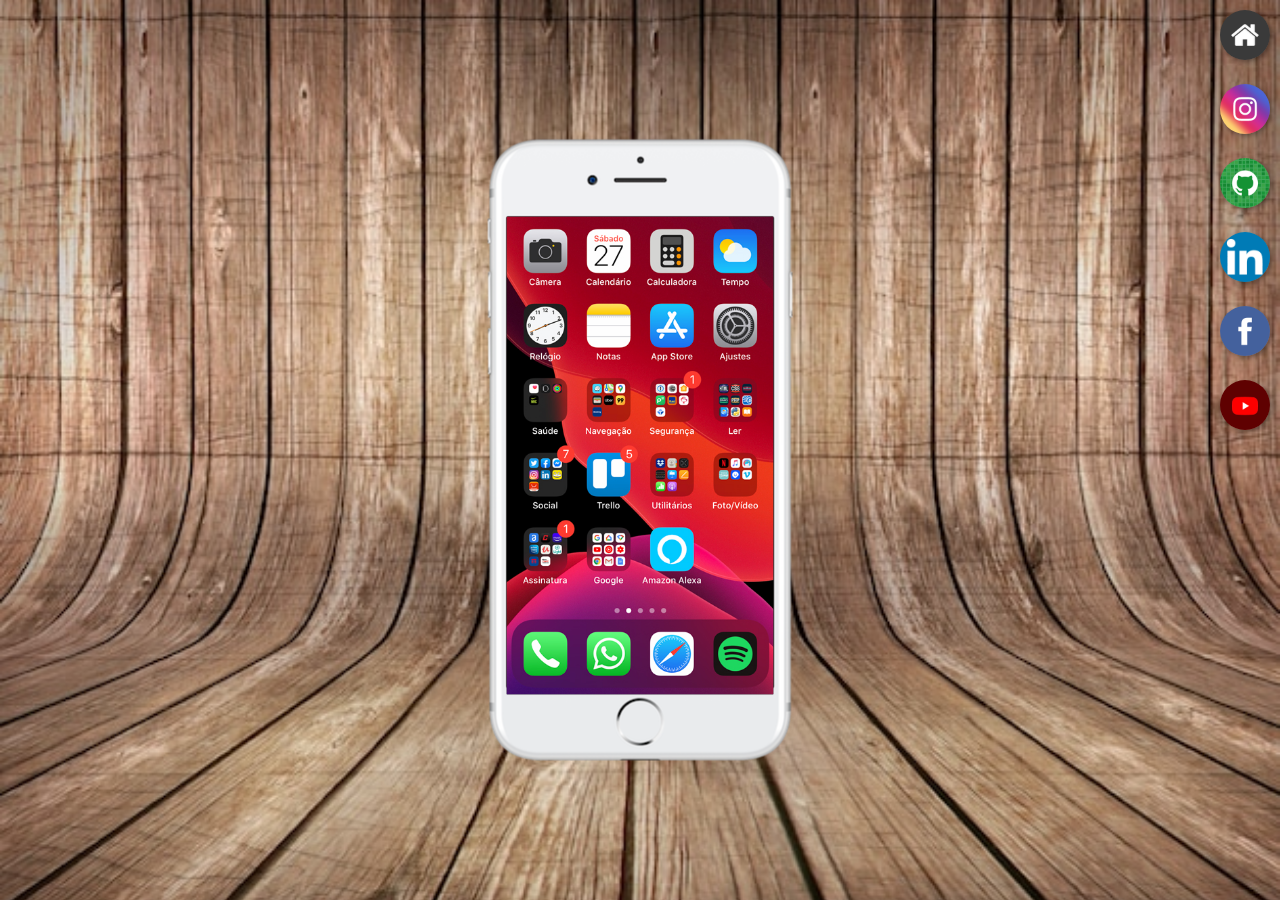
<file: index.html>
<!DOCTYPE html>
<html lang="pt-br">
<head>
    <meta charset="UTF-8">
    <meta http-equiv="X-UA-Compatible" content="IE=edge">
    <meta name="viewport" content="width=device-width, initial-scale=1.0">
    <link rel="shortcut icon" href="favicon.ico" type="image/x-icon">
    <link rel="stylesheet" href="styles/style.css">
    <title>Projeto Redes Sociais</title>
</head>
<body>
    <main>
        <section id="telefone">
            <iframe src="home.html" name="tela" id="tela" frameborder="0">
                Seu navegador não é compatível com isso.
            </iframe>
        </section>
        <section id="redes-sociais">
            <a href="home.html" target="tela"><img src="imagens/logo-home.jpg" alt="Home"></a><br>
            <a href="instagram.html" target="tela"><img src="imagens/logo-instagram.jpg" alt="Instagram"></a><br>
            <a href="github.html" target="tela"><img src="imagens/logo-github.jpg" alt="Github"></a><br>
            <a href="linkedin.html" target="tela"><img src="imagens/logo-linkedin.jpg" alt="Linkedin"></a><br>
            <a href="facebook.html" target="tela"><img src="imagens/logo-facebook.jpg" alt="Facebook"></a><br>
            <a href="youtube.html" target="tela"><img src="imagens/logo-youtube.jpg" alt="Youtube"></a>
        </section>
    </main>

</body>
</html>
</file>
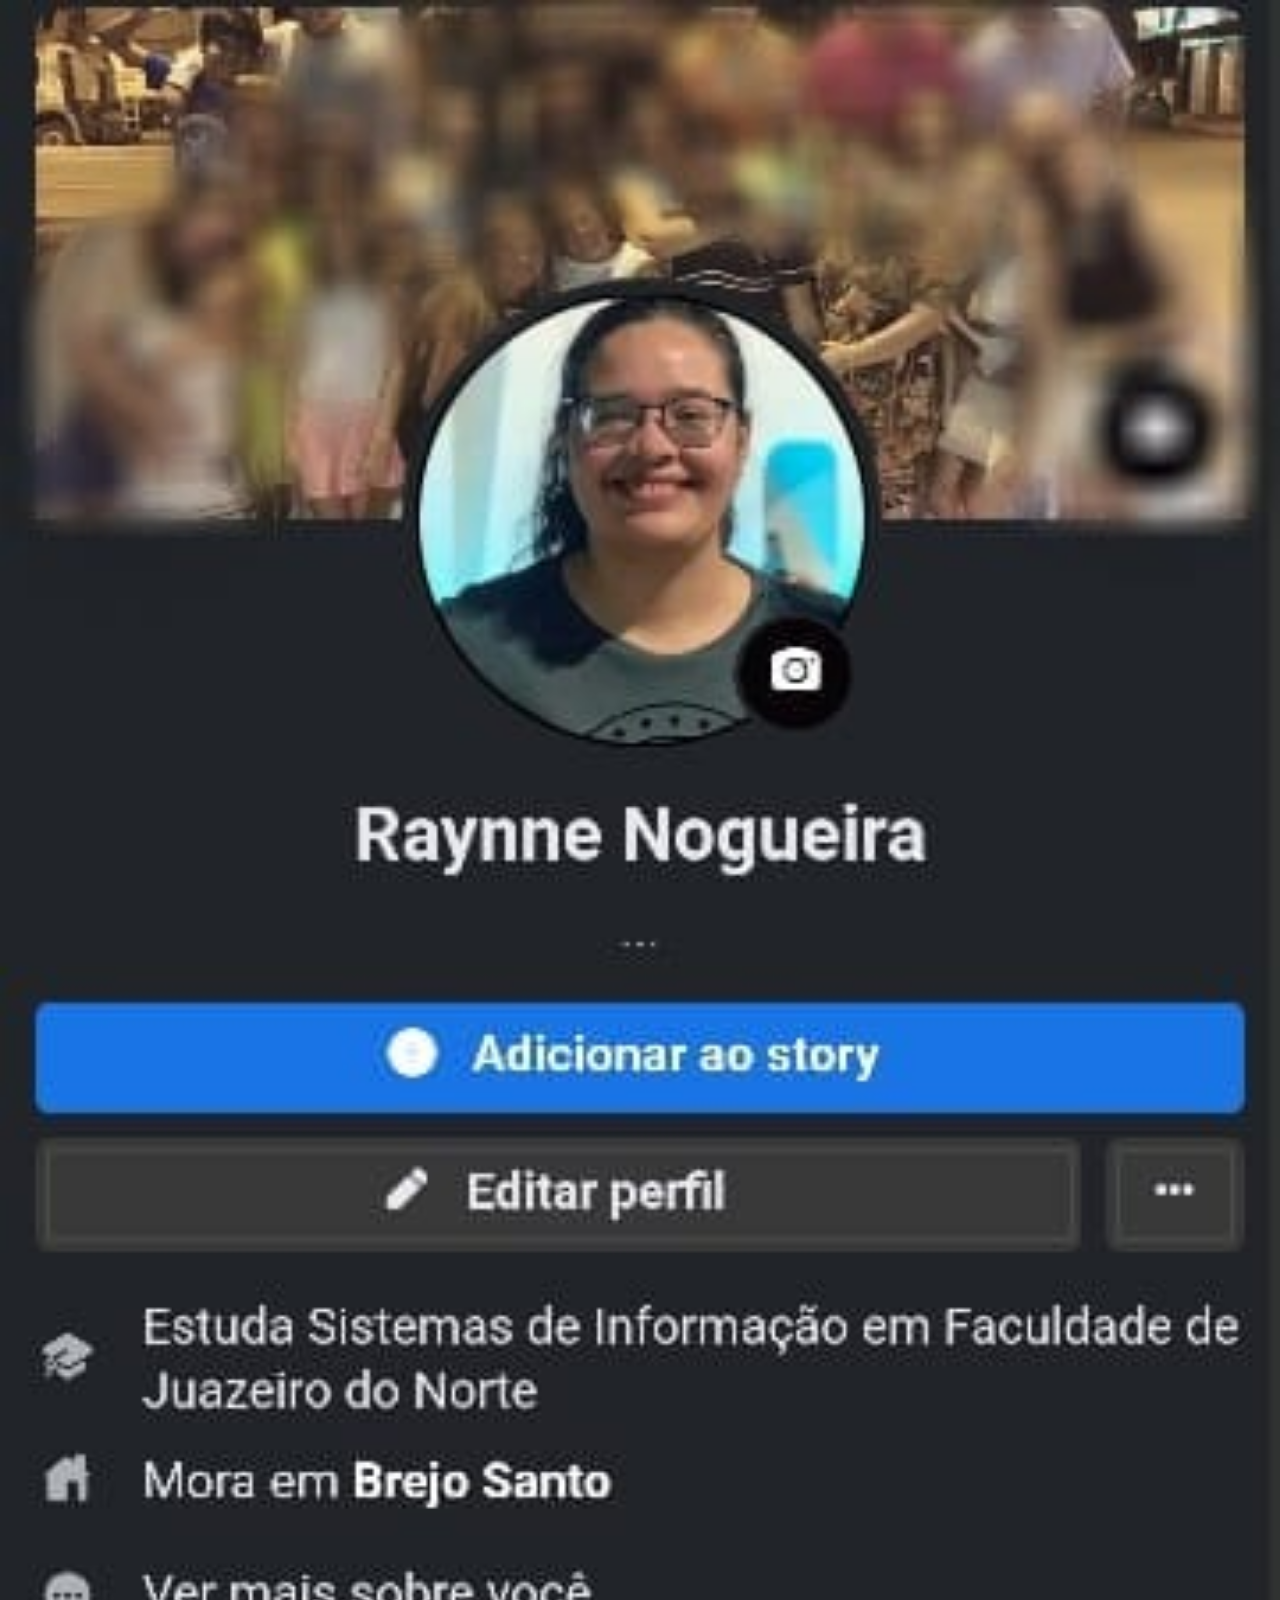
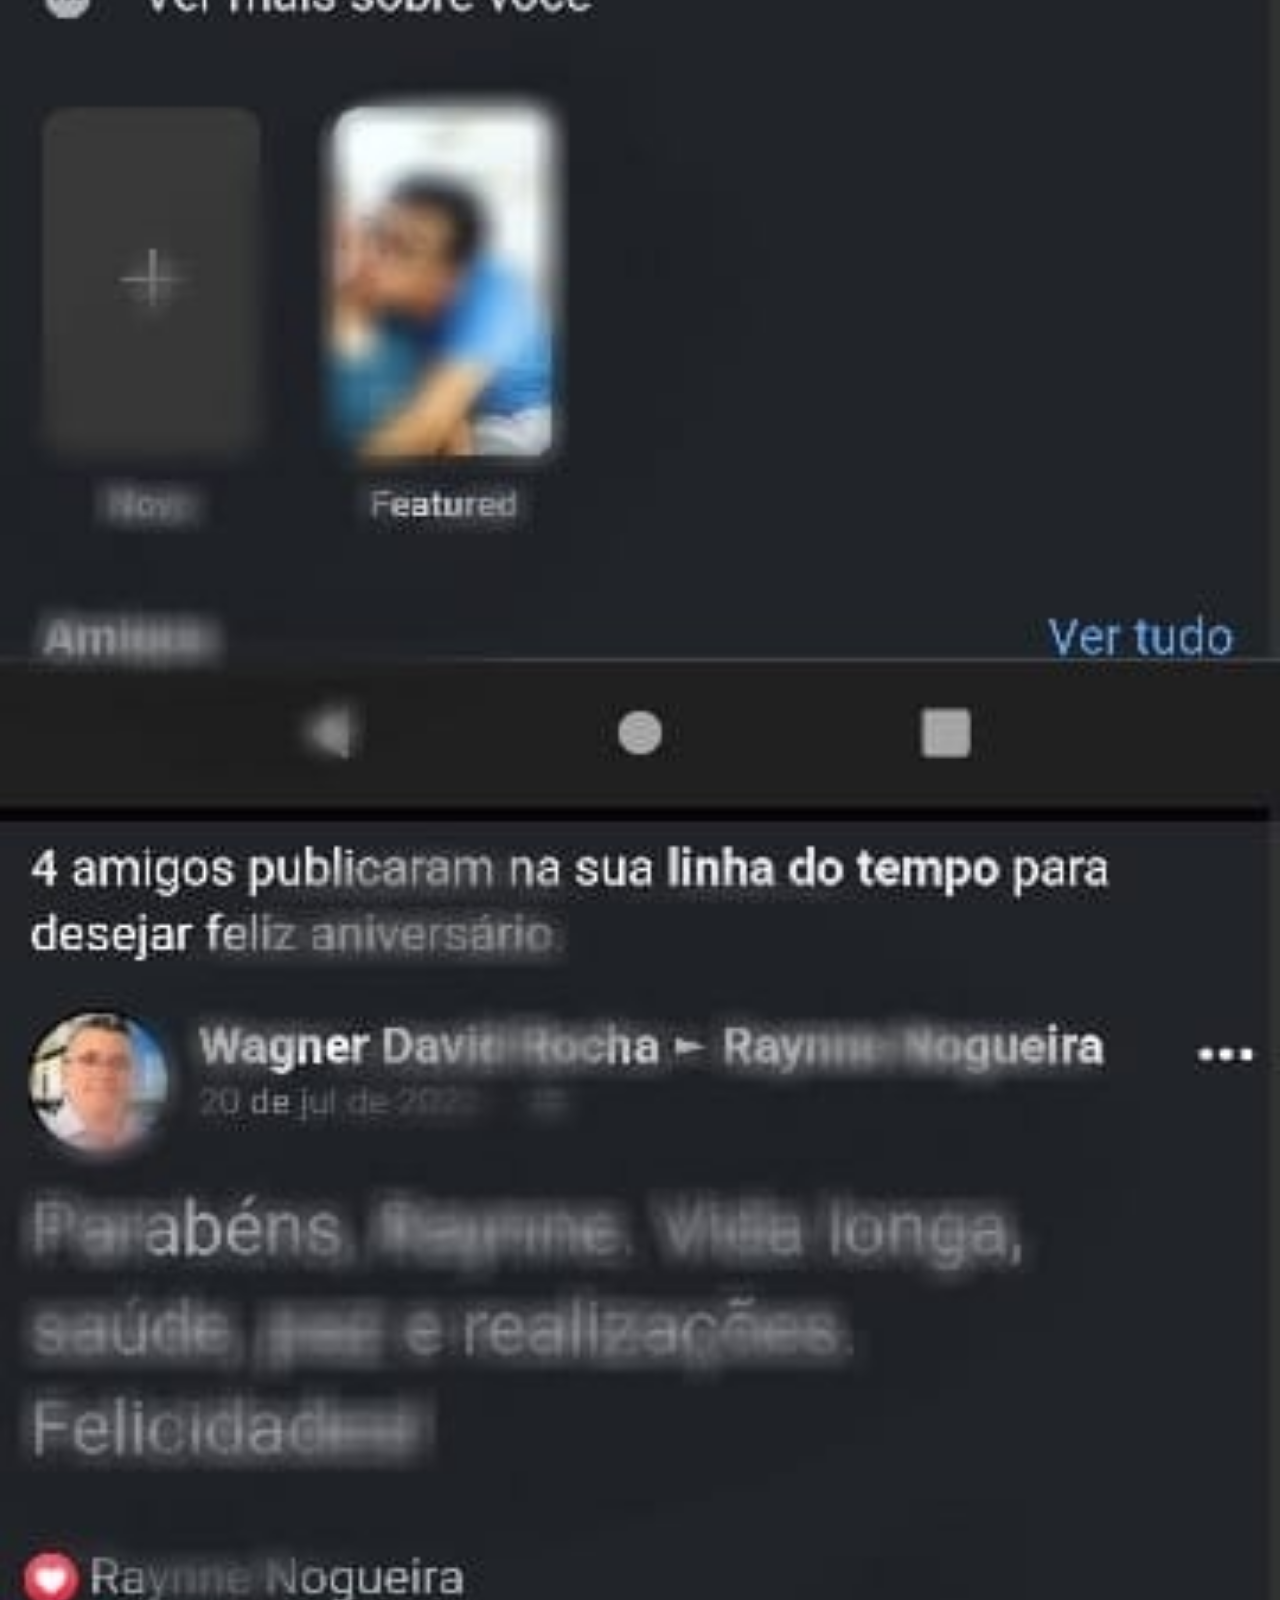
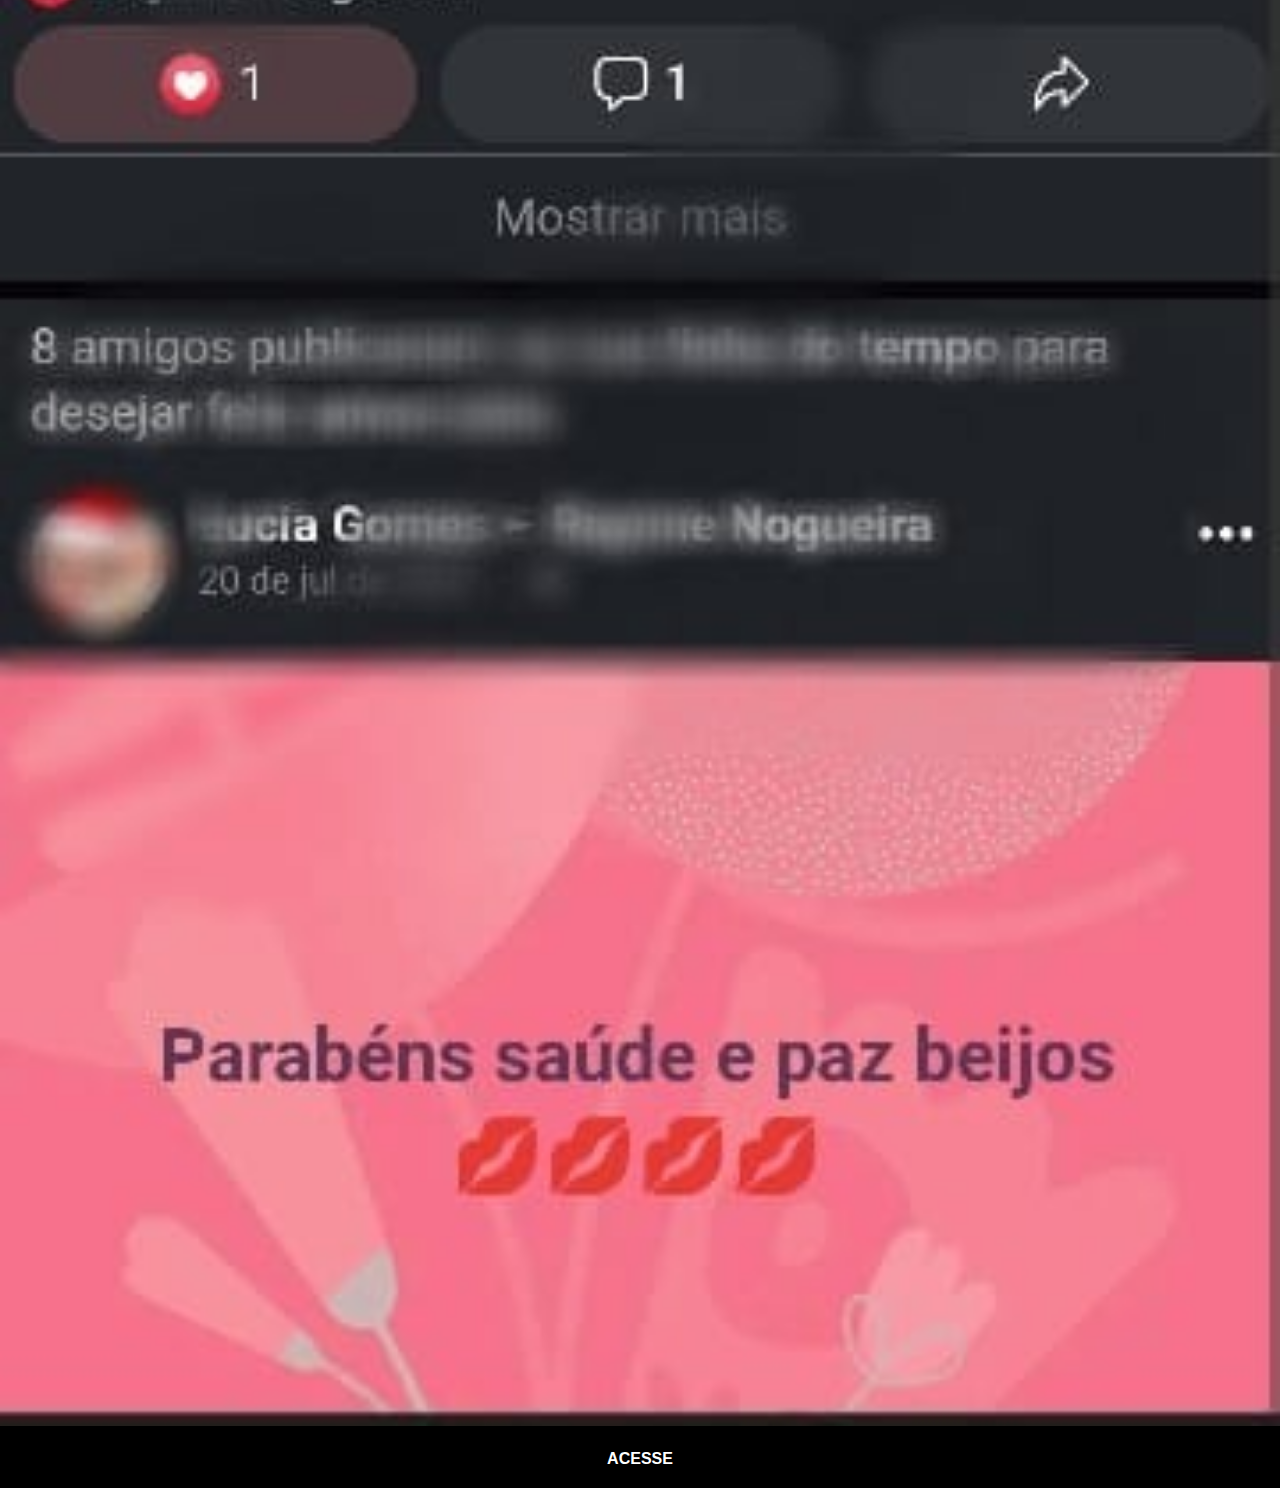
<file: facebook.html>
<!DOCTYPE html>
<html lang="pt-br">
<head>
    <meta charset="UTF-8">
    <meta http-equiv="X-UA-Compatible" content="IE=edge">
    <meta name="viewport" content="width=device-width, initial-scale=1.0">
    <title>Facebook</title>
    <link rel="stylesheet" href="styles/social.css">
</head>
<body>
    <img src="imagens/ray-facebook.jpeg" alt="Linkedin">
    <a href="https://m.facebook.com/raynne.nogueiira" target="_blank">ACESSE</a>
</body>
</html>
</file>
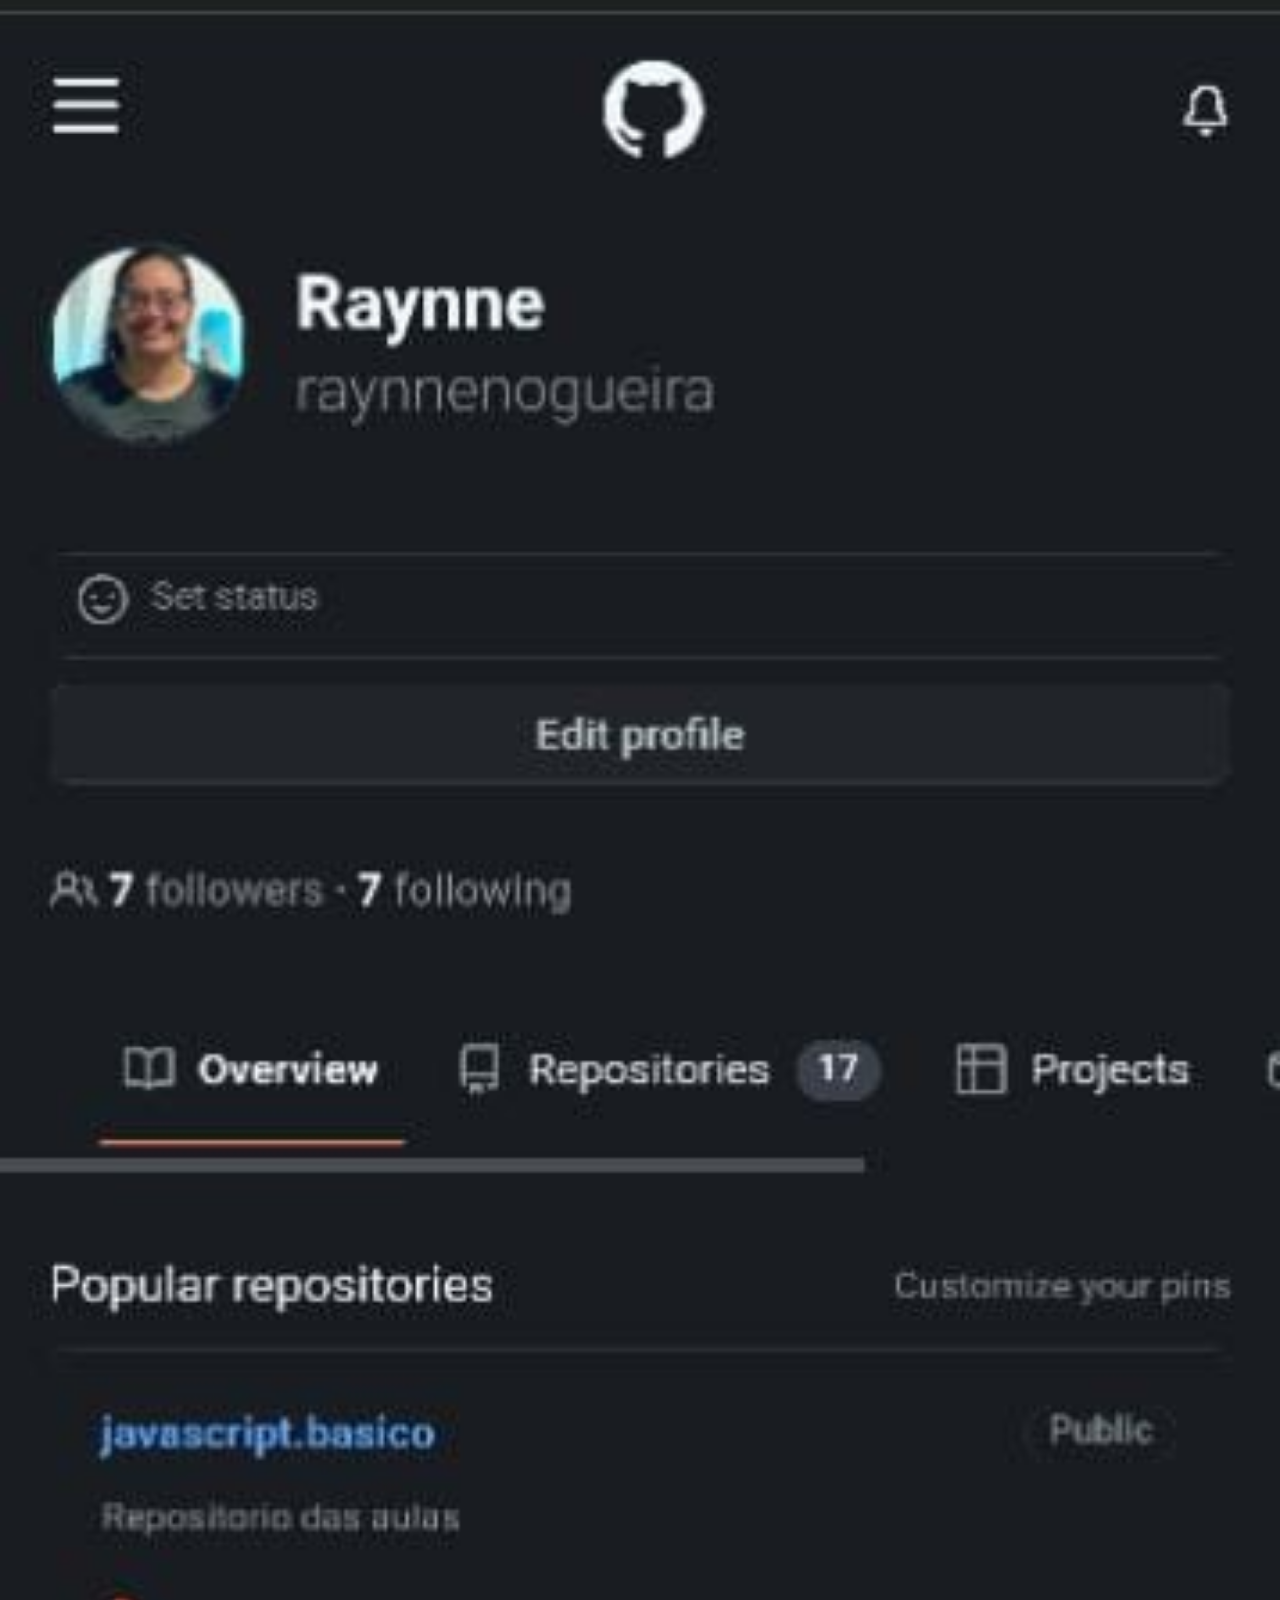
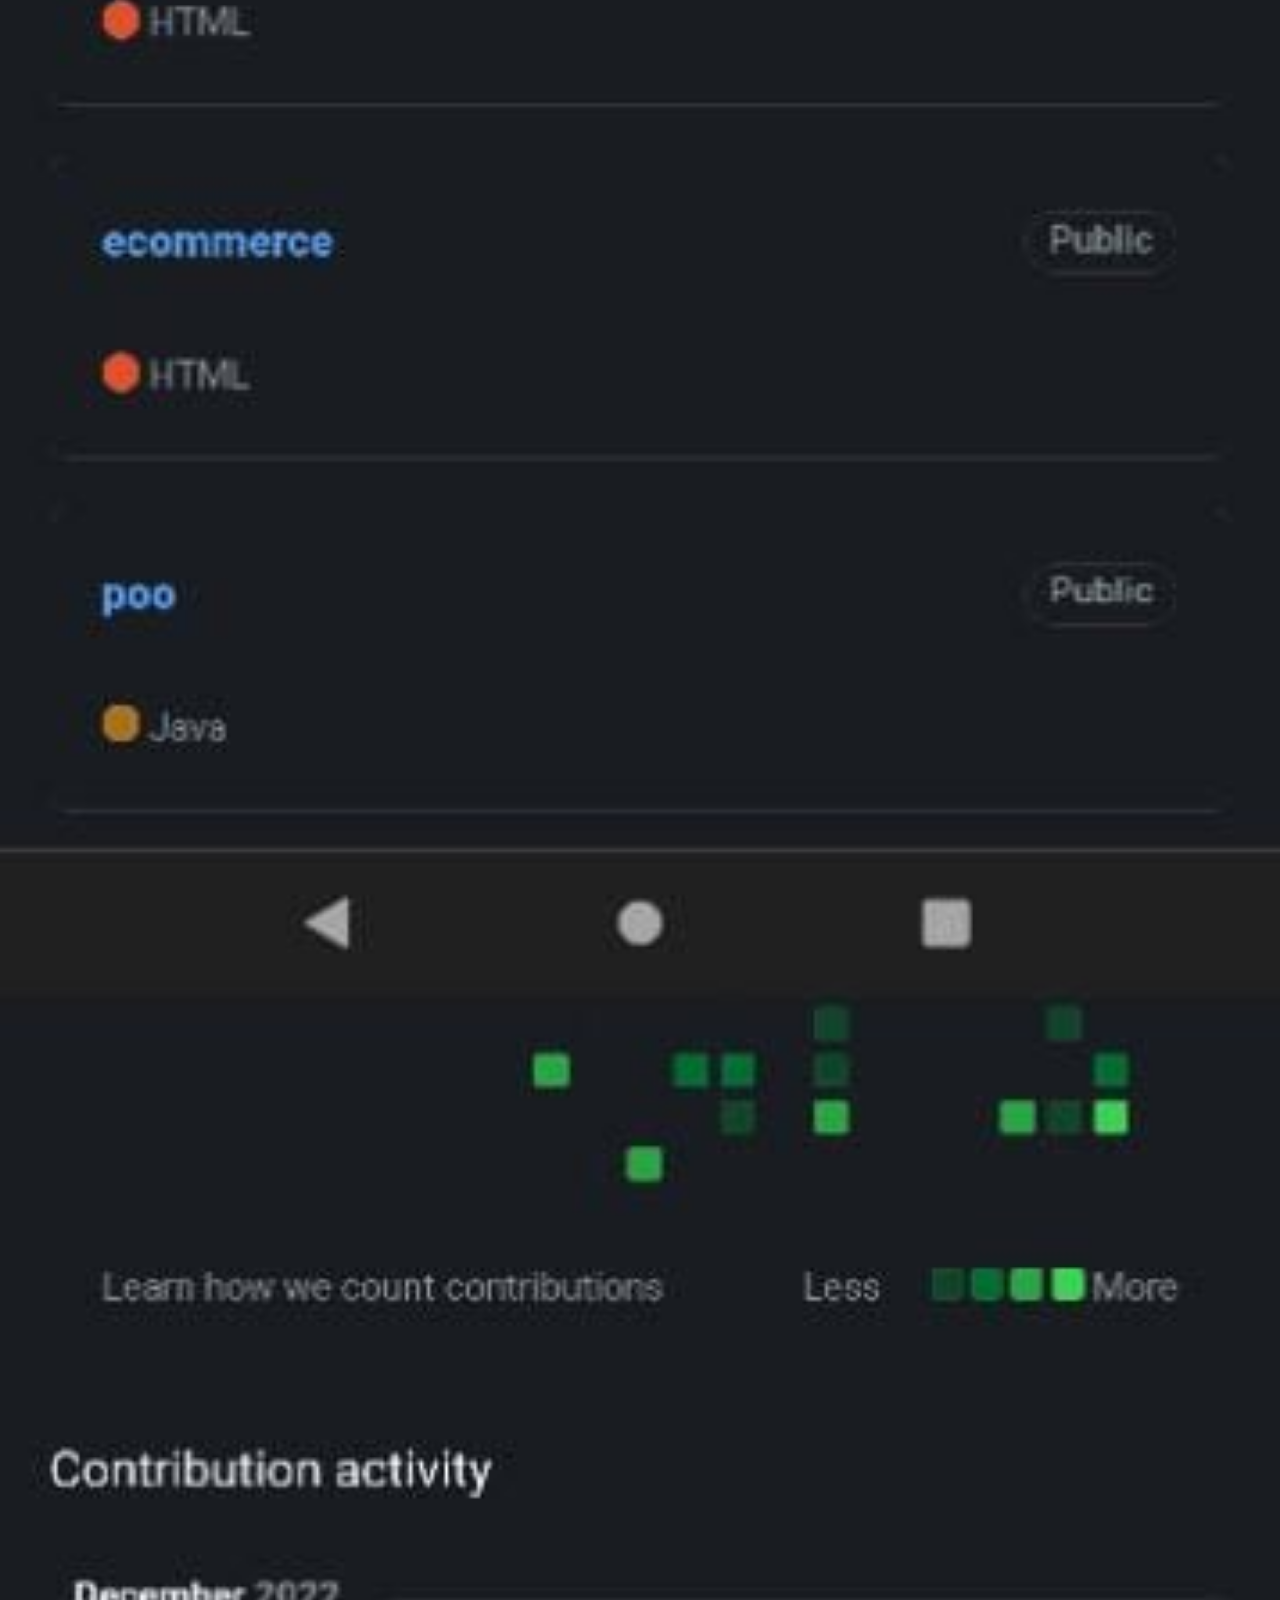
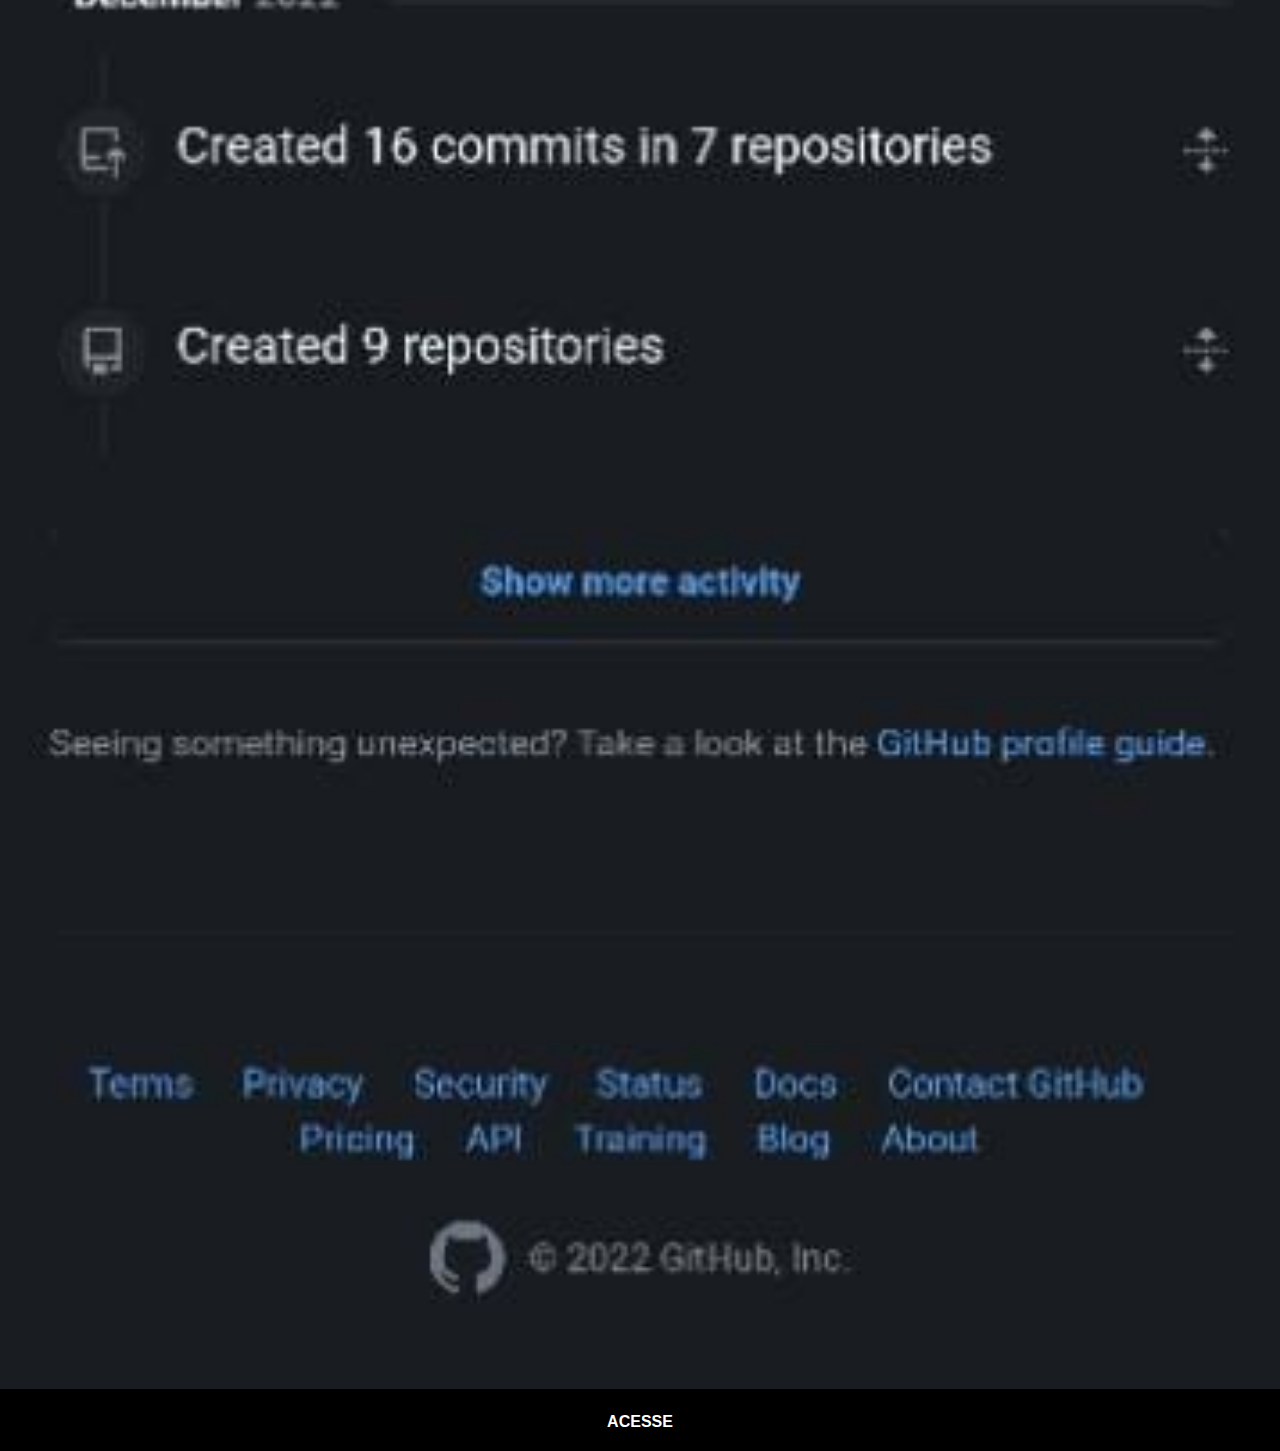
<file: github.html>
<!DOCTYPE html>
<html lang="pt-br">
<head>
    <meta charset="UTF-8">
    <meta http-equiv="X-UA-Compatible" content="IE=edge">
    <meta name="viewport" content="width=device-width, initial-scale=1.0">
    <title>Github</title>
    <link rel="stylesheet" href="styles/social.css">
</head>
<body>
    <img src="imagens/ray-github.jpeg" alt="Github">
    <a href="https://github.com/raynnenogueira" target="_blank">ACESSE</a>
</body>
</html>
</file>
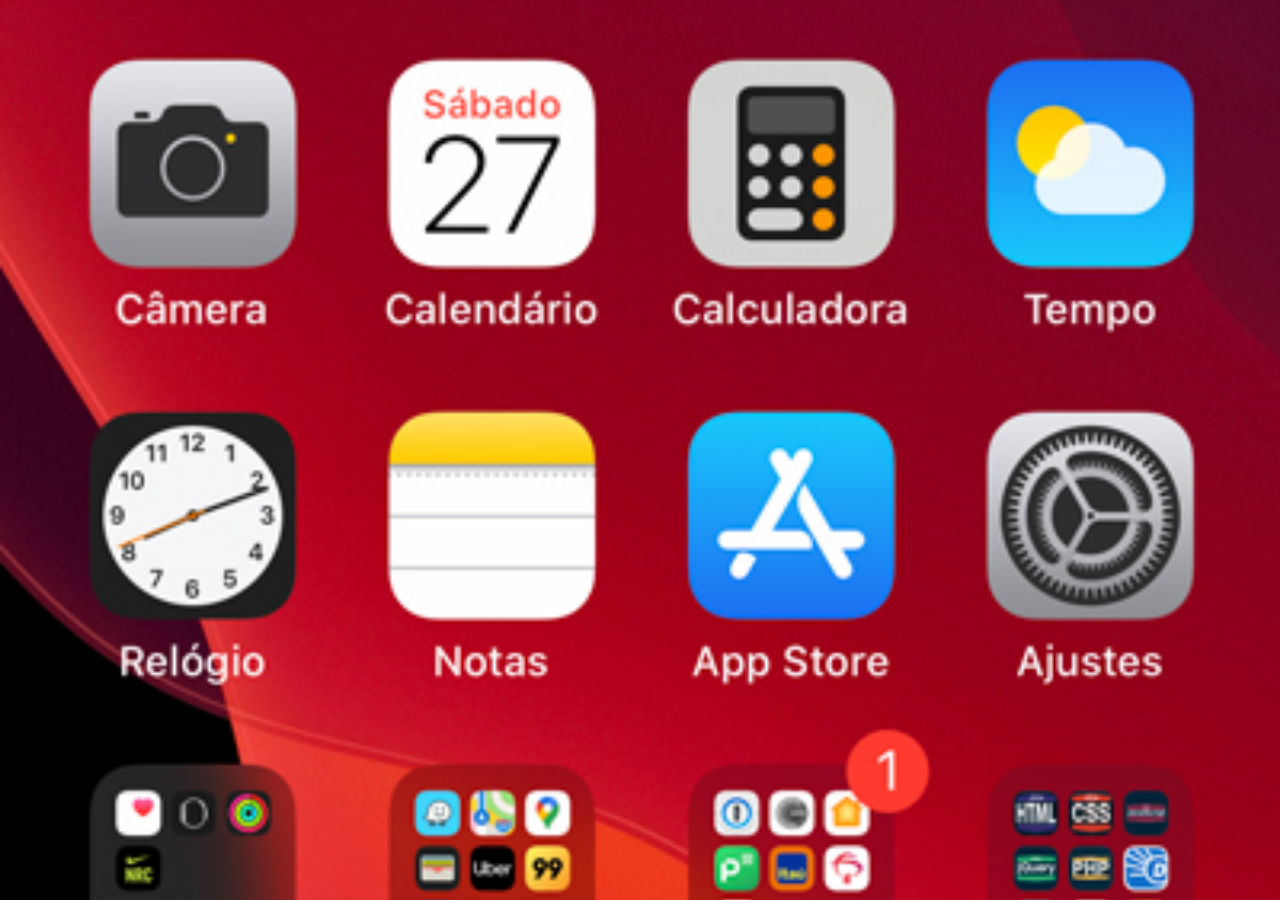
<file: home.html>
<!DOCTYPE html>
<html lang="pt-br">
<head>
    <meta charset="UTF-8">
    <meta name="viewport" content="width=device-width, initial-scale=1.0">
    <title>Home</title>
</head>
<style>
    * {
        margin: 0px;
        padding: 0px;
    }

    body {
        width: 100vw;
        height: 100vh;
        background: black url('imagens/tela-home.jpg') no-repeat top center;
        background-size: cover;
    }
</style>
<body>
    
</body>
</html>
</file>
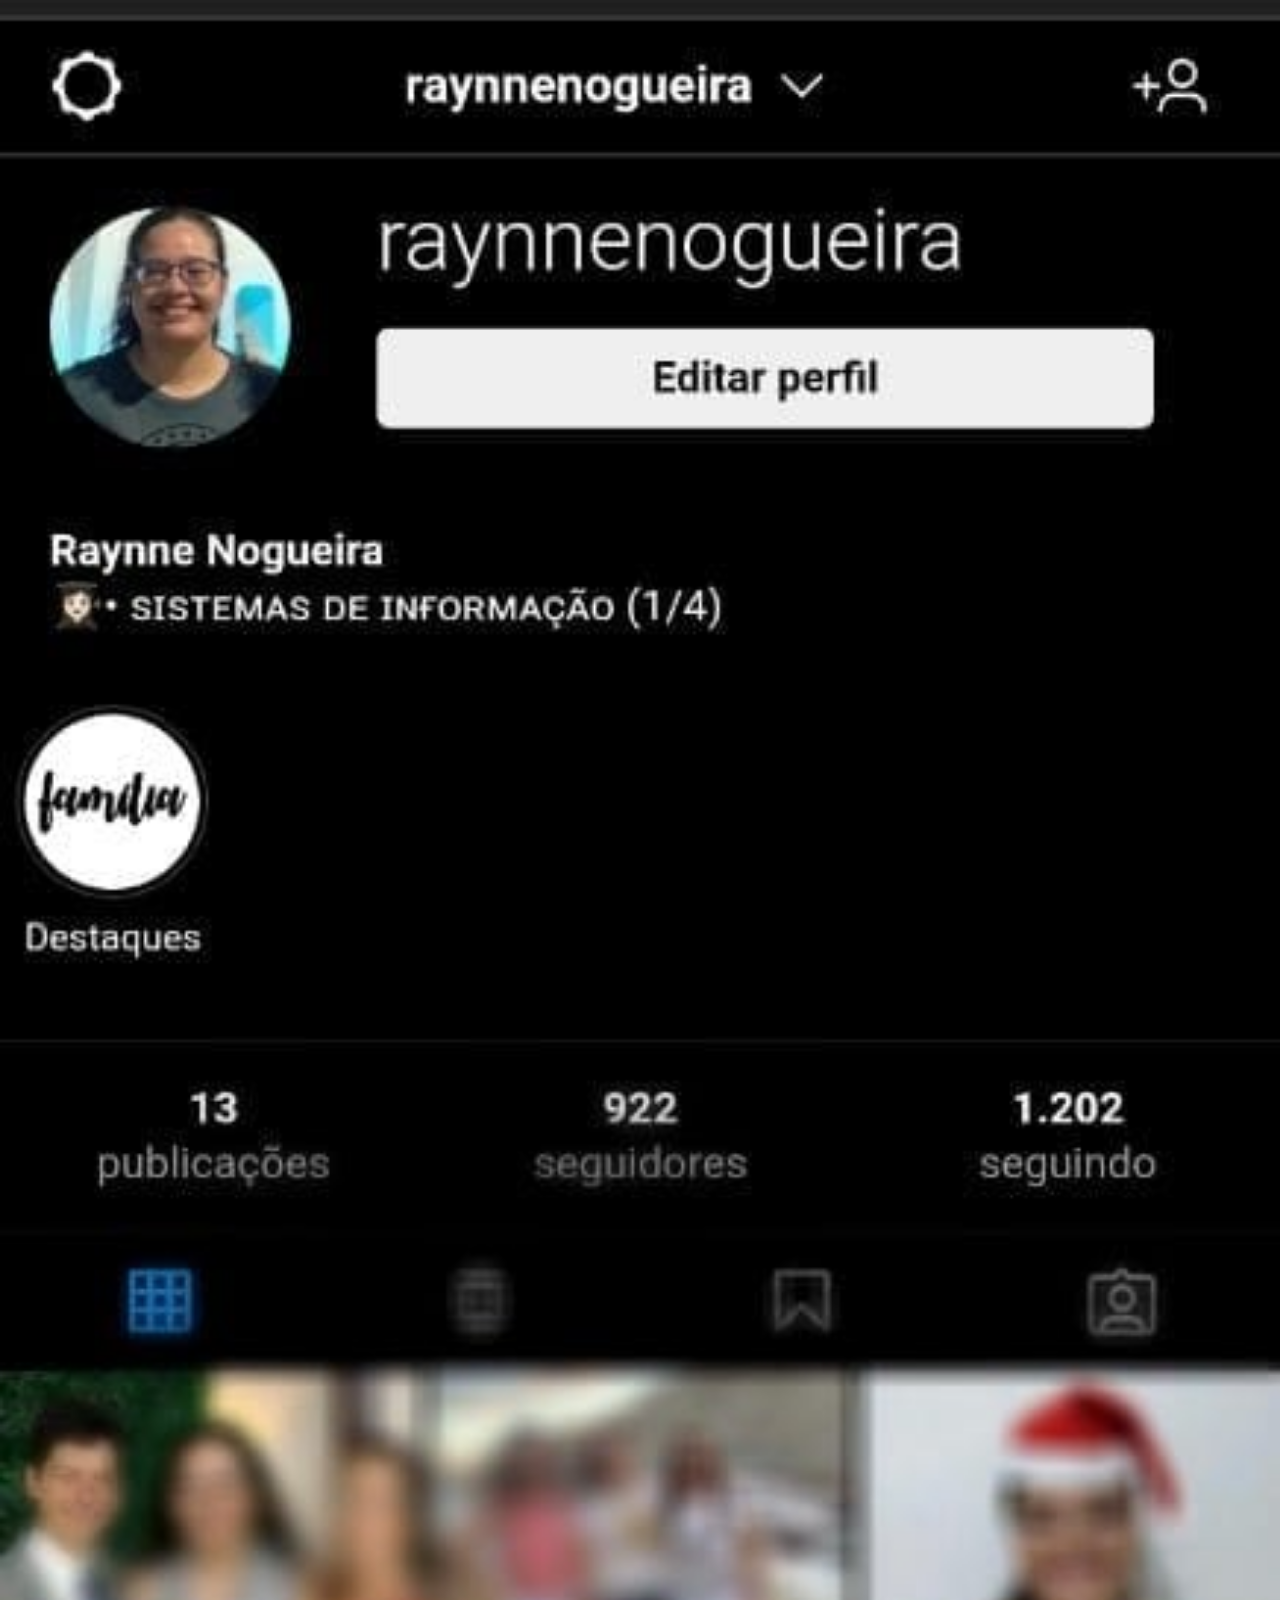
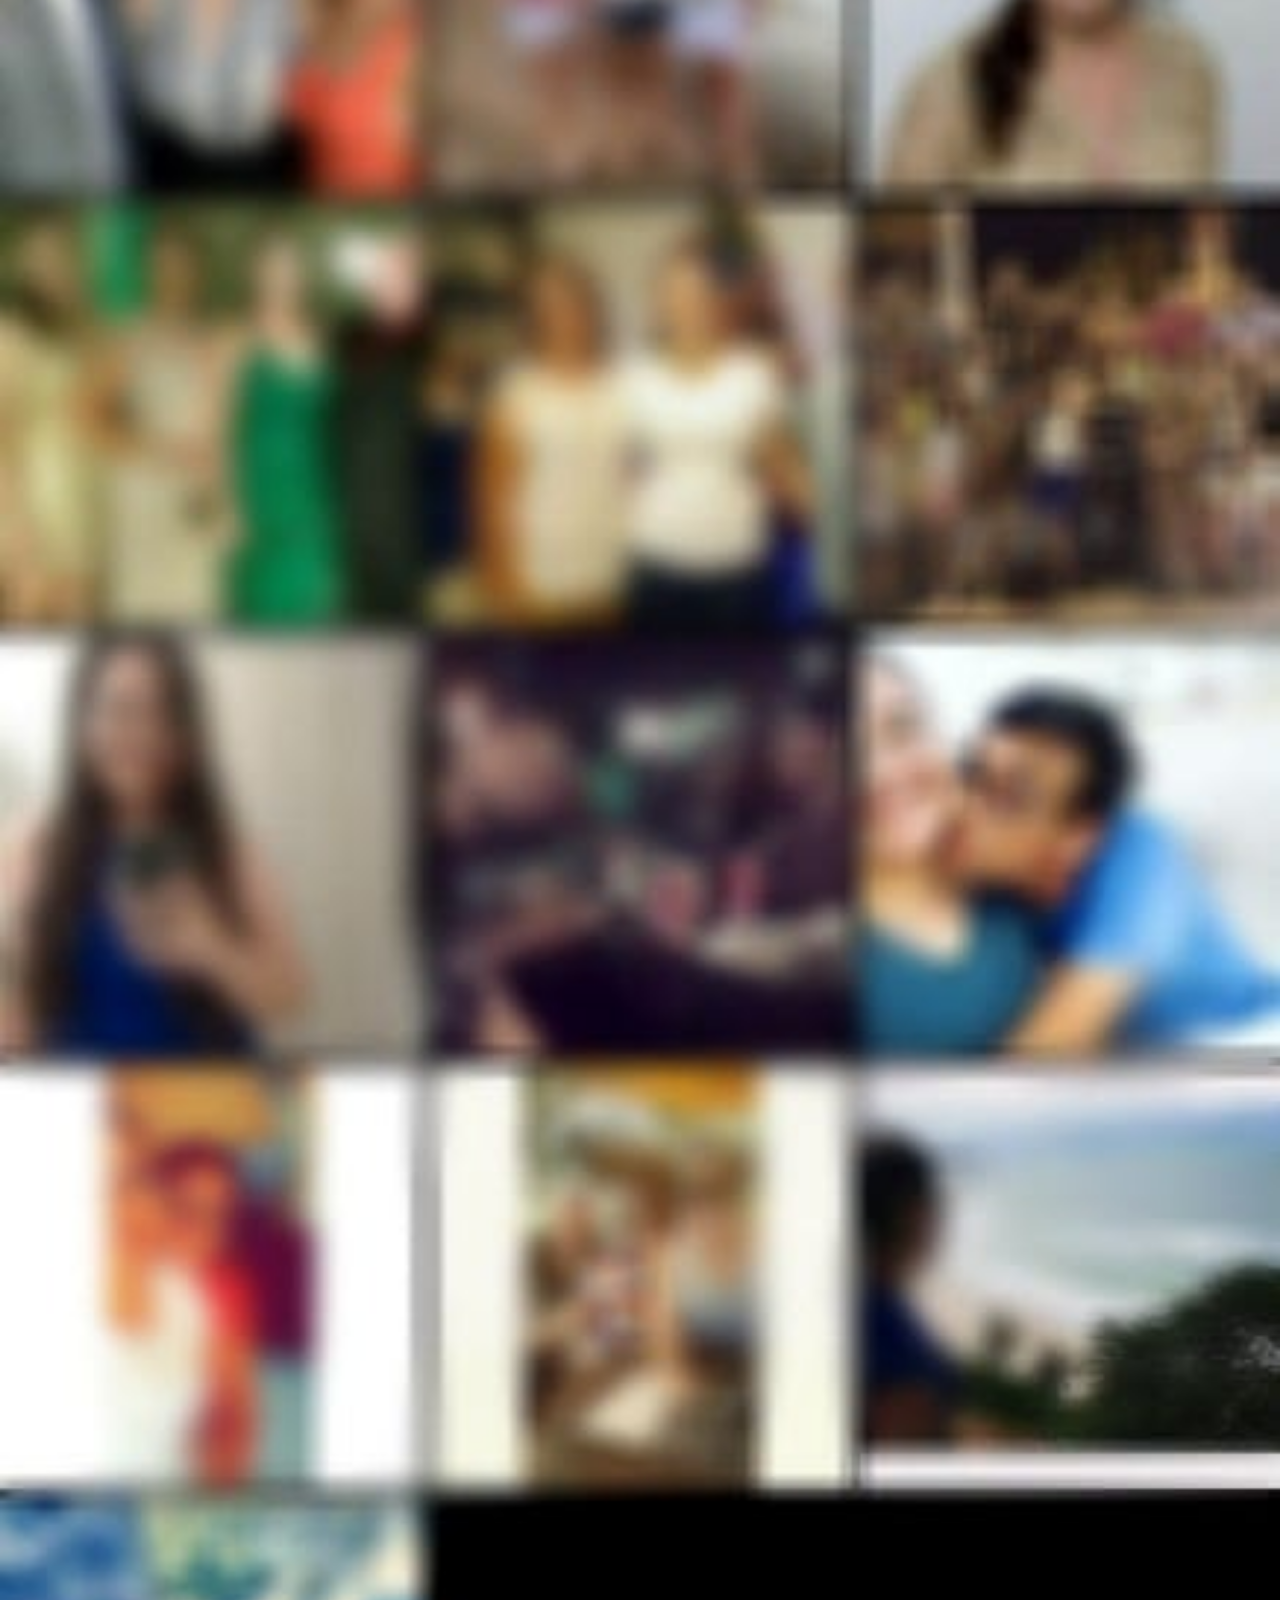
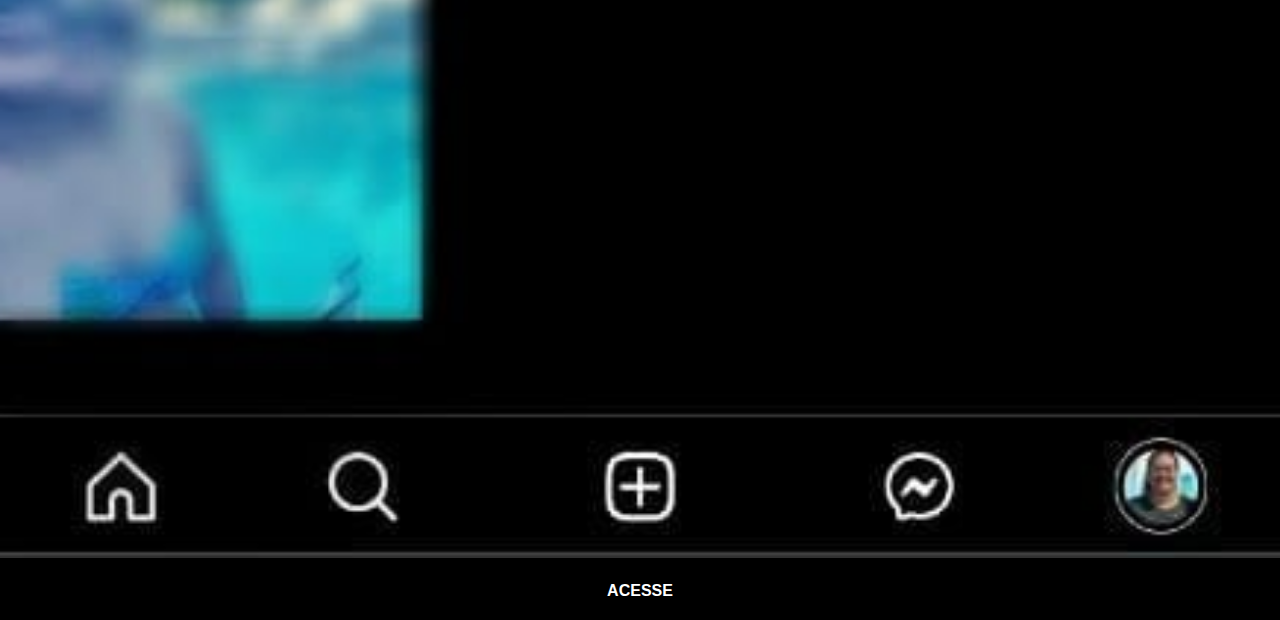
<file: instagram.html>
<!DOCTYPE html>
<html lang="pt-br">
<head>
    <meta charset="UTF-8">
    <meta http-equiv="X-UA-Compatible" content="IE=edge">
    <meta name="viewport" content="width=device-width, initial-scale=1.0">
    <title>Instagram</title>
    <link rel="stylesheet" href="styles/social.css">
</head>
<body>
    <img src="imagens/ray-instagram.jpeg" alt="Instagram">
    <a href="https://www.instagram.com/raynnenogueira/" target="_blank">ACESSE</a>
</body>
</html>
</file>
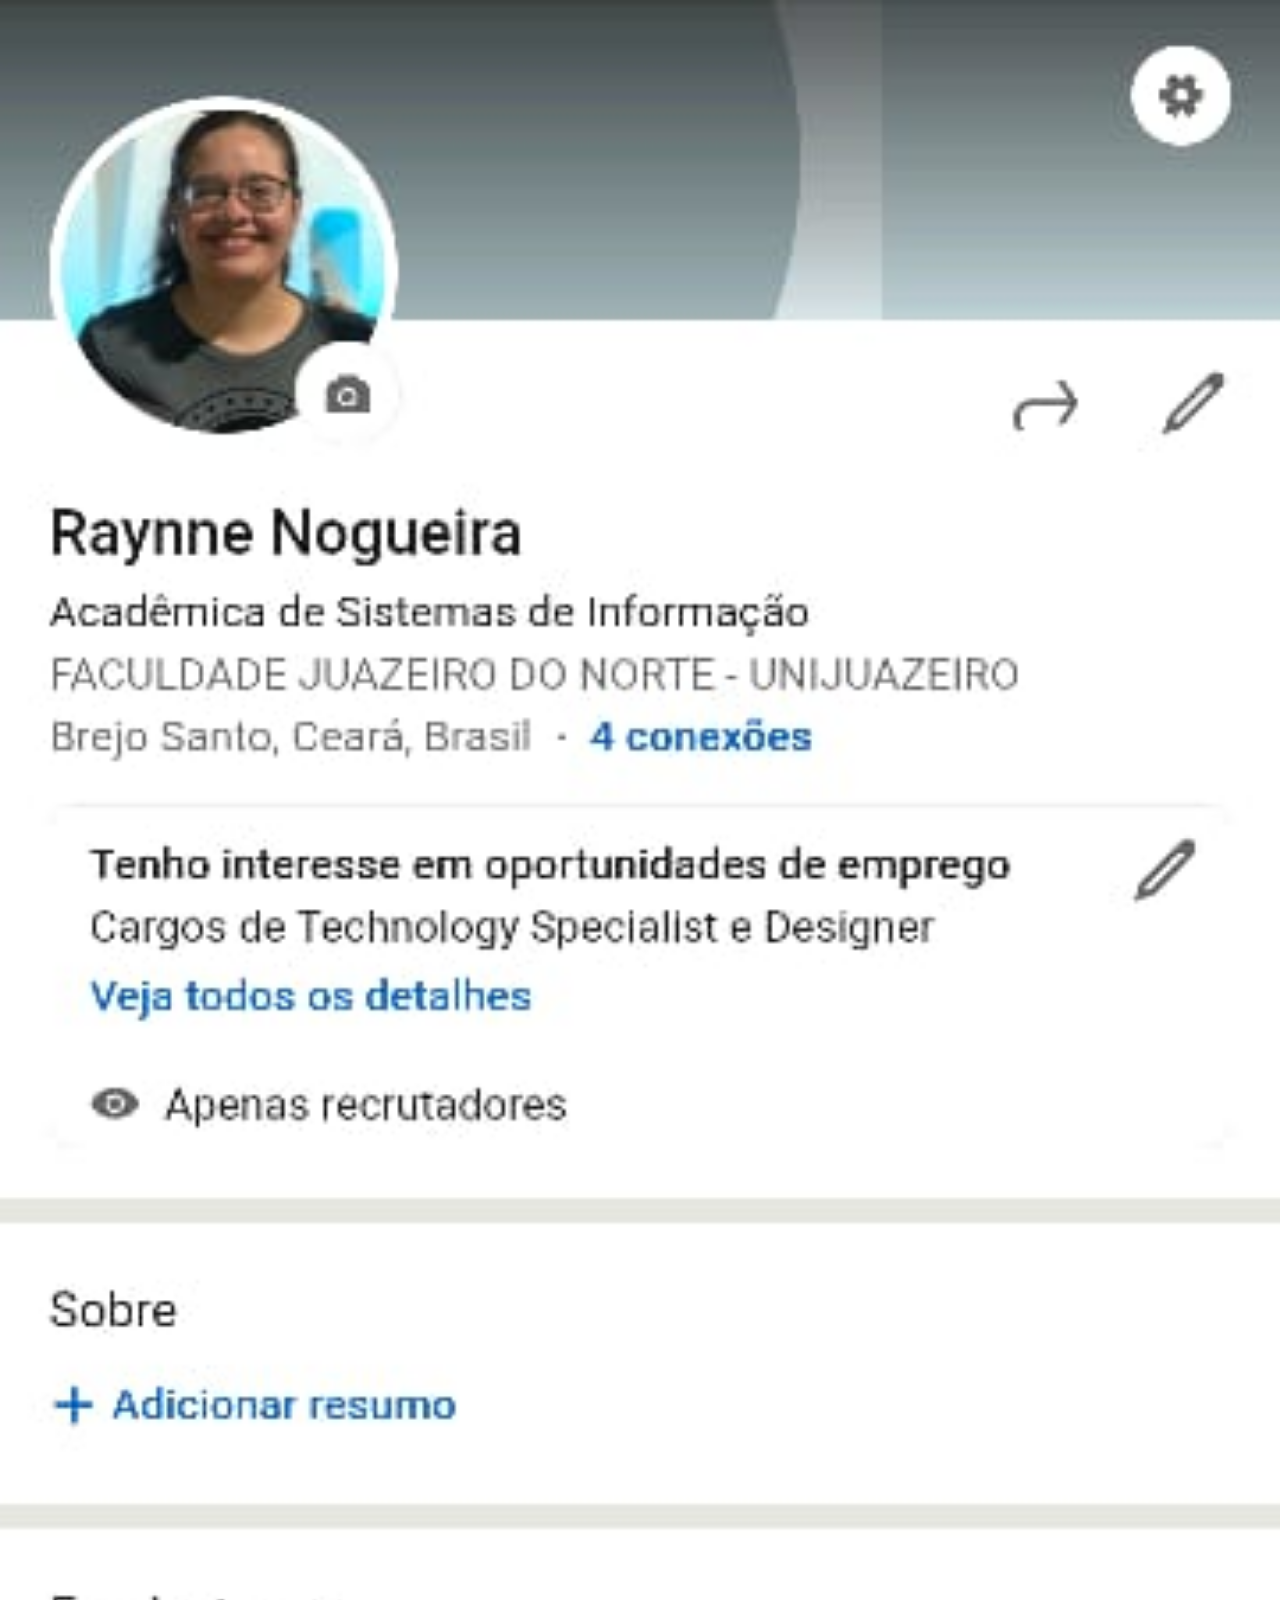
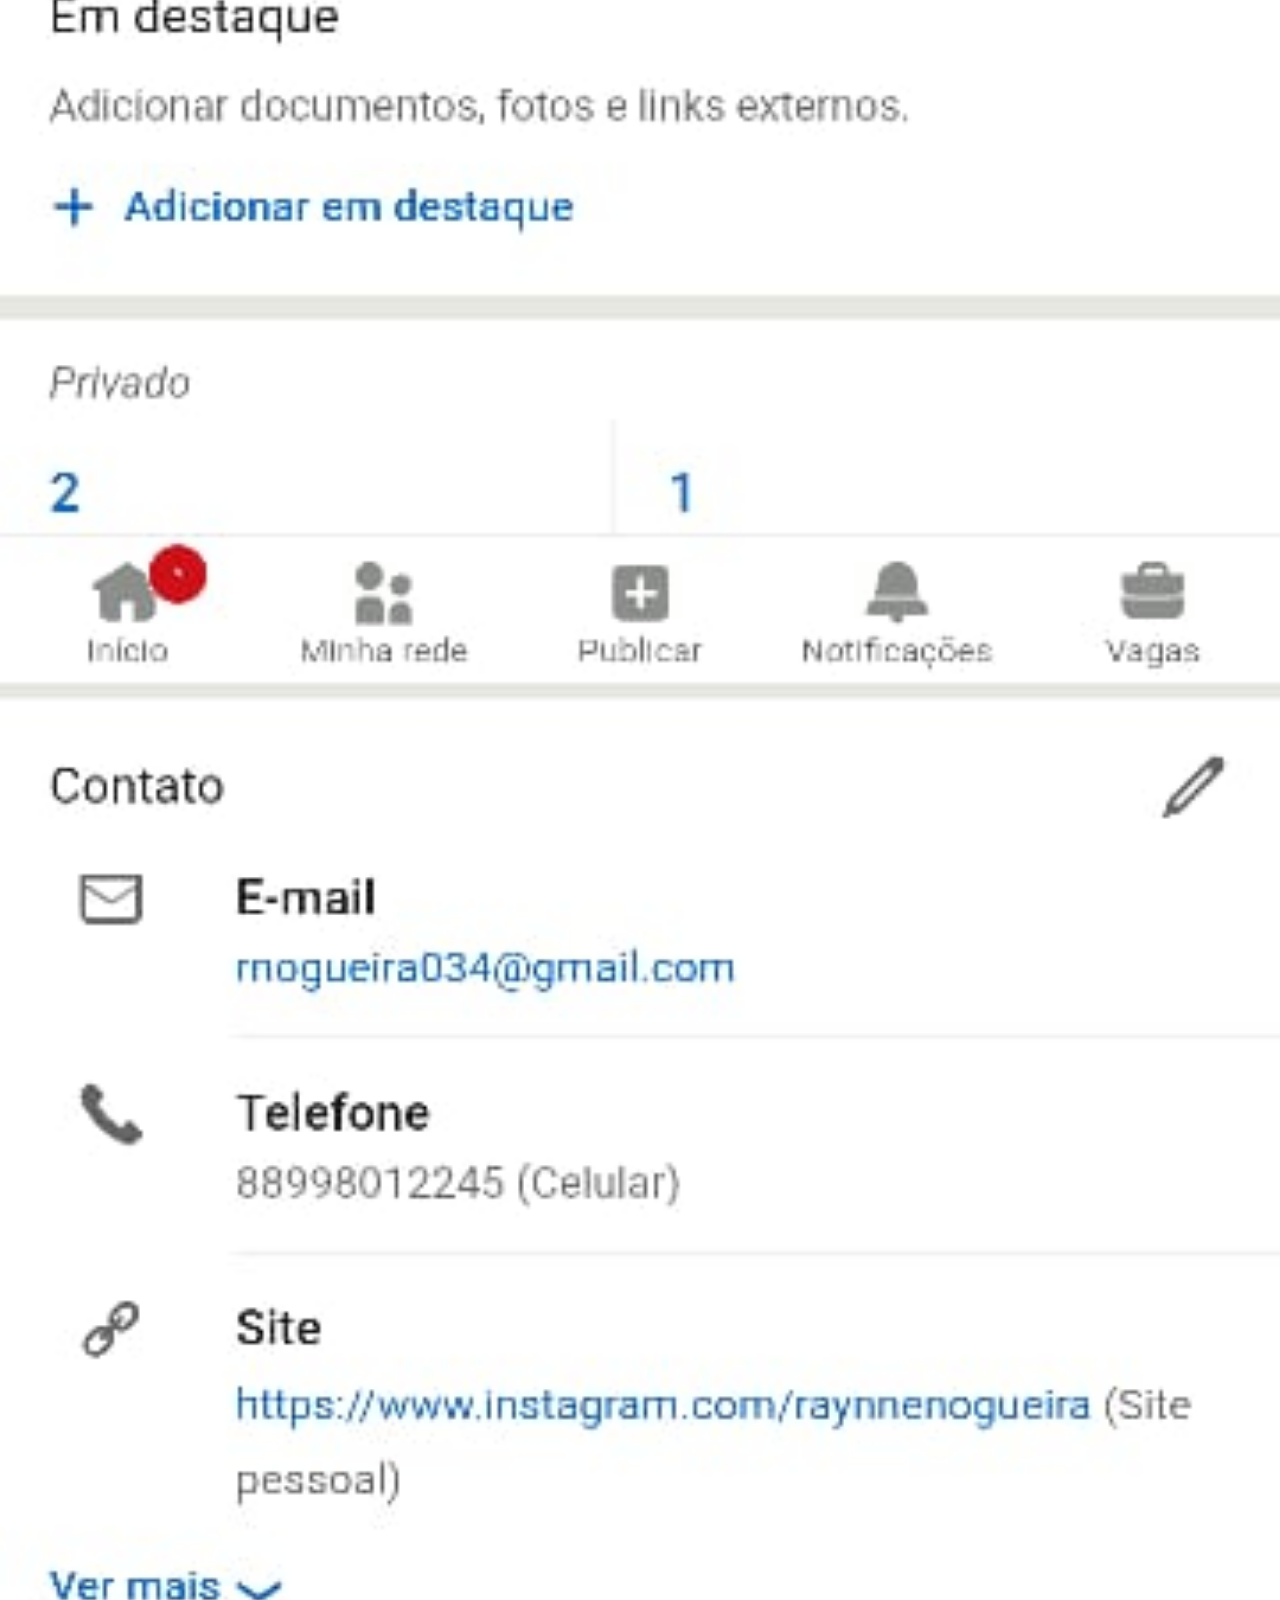
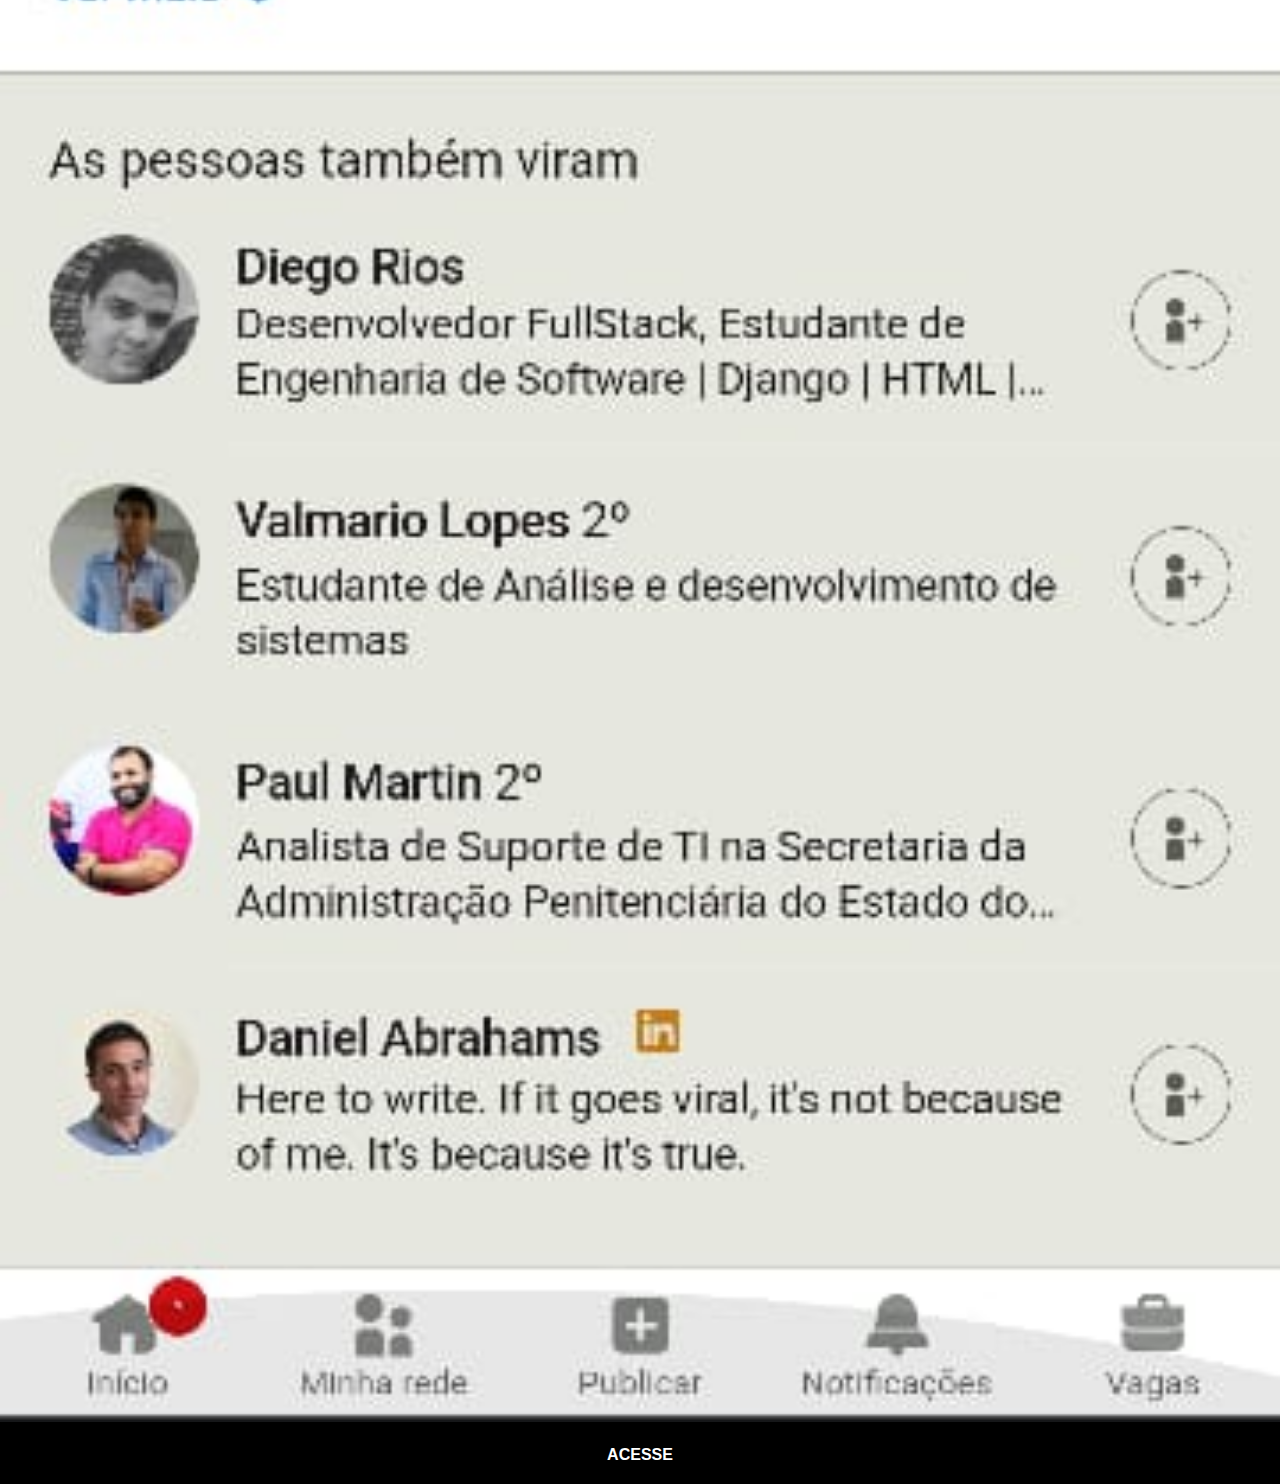
<file: linkedin.html>
<!DOCTYPE html>
<html lang="pt-br">
<head>
    <meta charset="UTF-8">
    <meta http-equiv="X-UA-Compatible" content="IE=edge">
    <meta name="viewport" content="width=device-width, initial-scale=1.0">
    <title>Linkedin</title>
    <link rel="stylesheet" href="styles/social.css">
</head>
<body>
    <img src="imagens/ray-linkedin.jpeg" alt="Linkedin">
    <a href="https://www.linkedin.com/in/raynne-nogueira/" target="_blank">ACESSE</a>
</body>
</html>
</file>
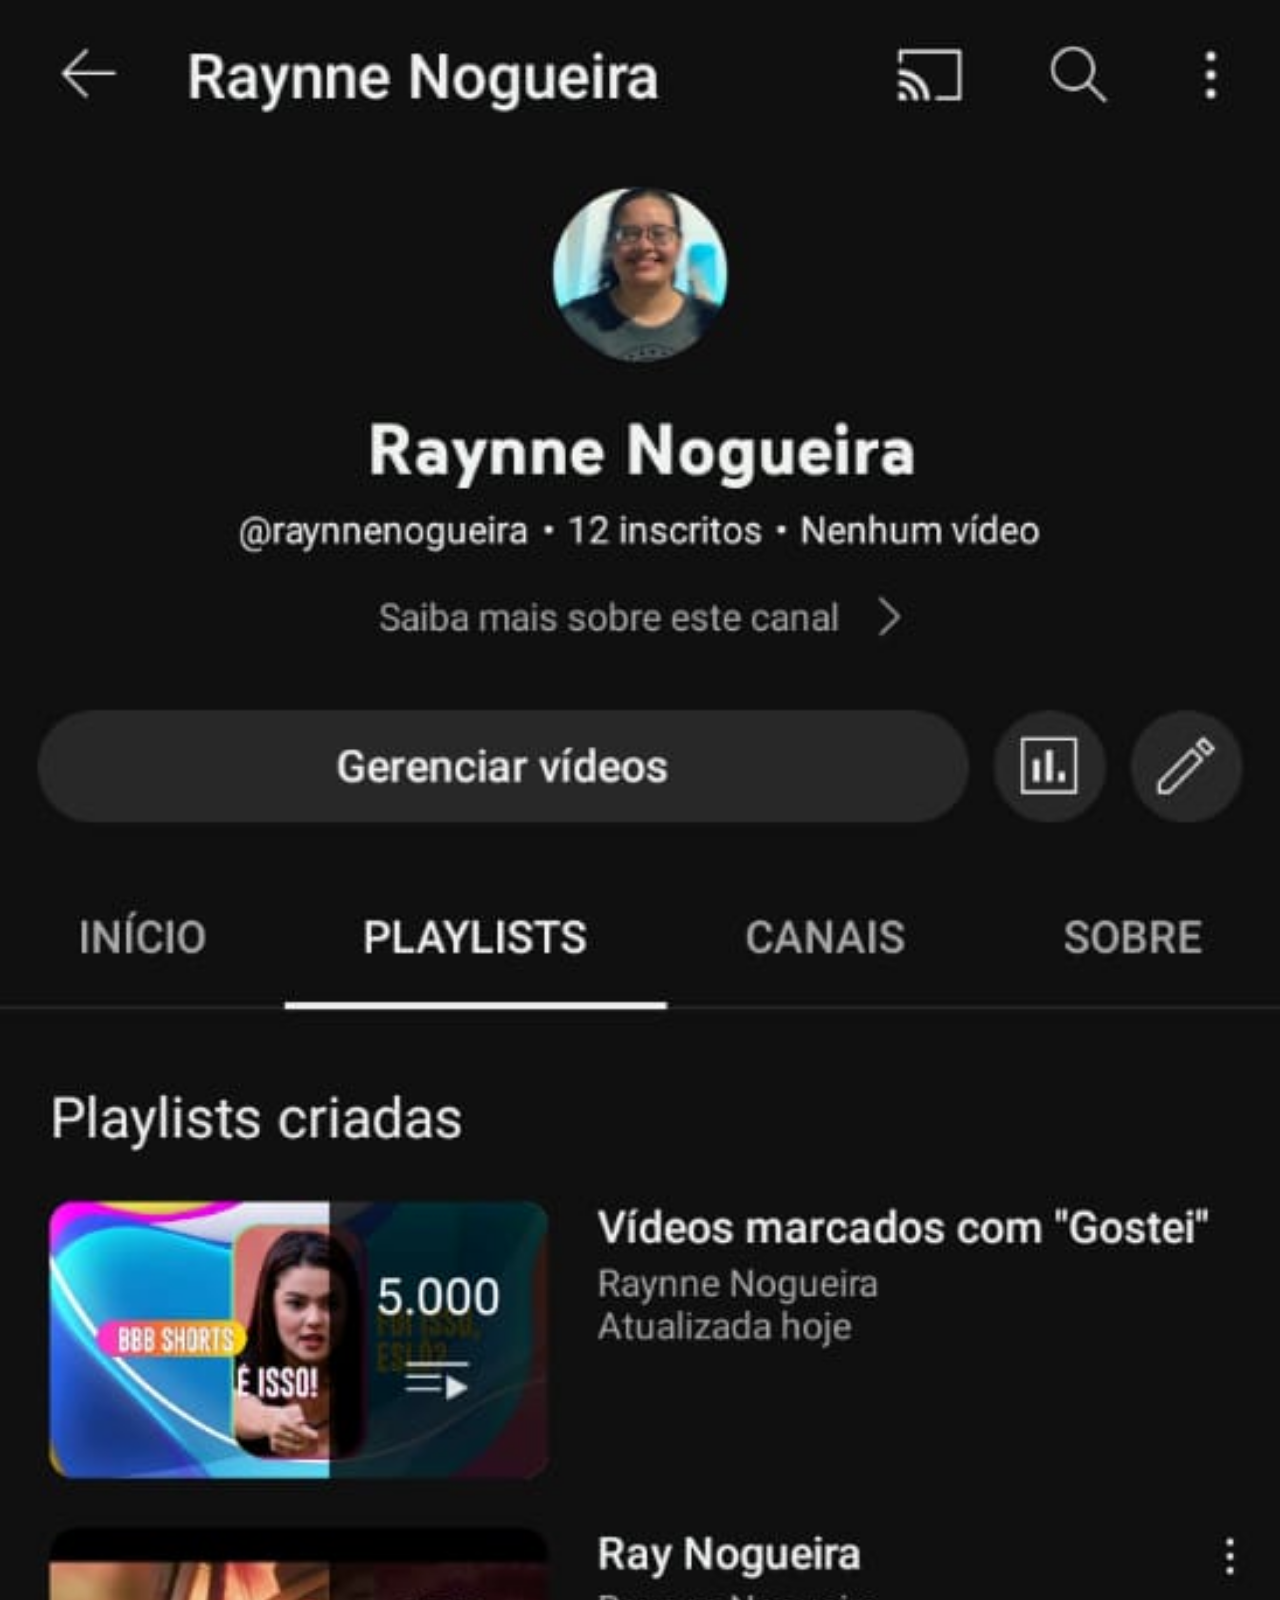
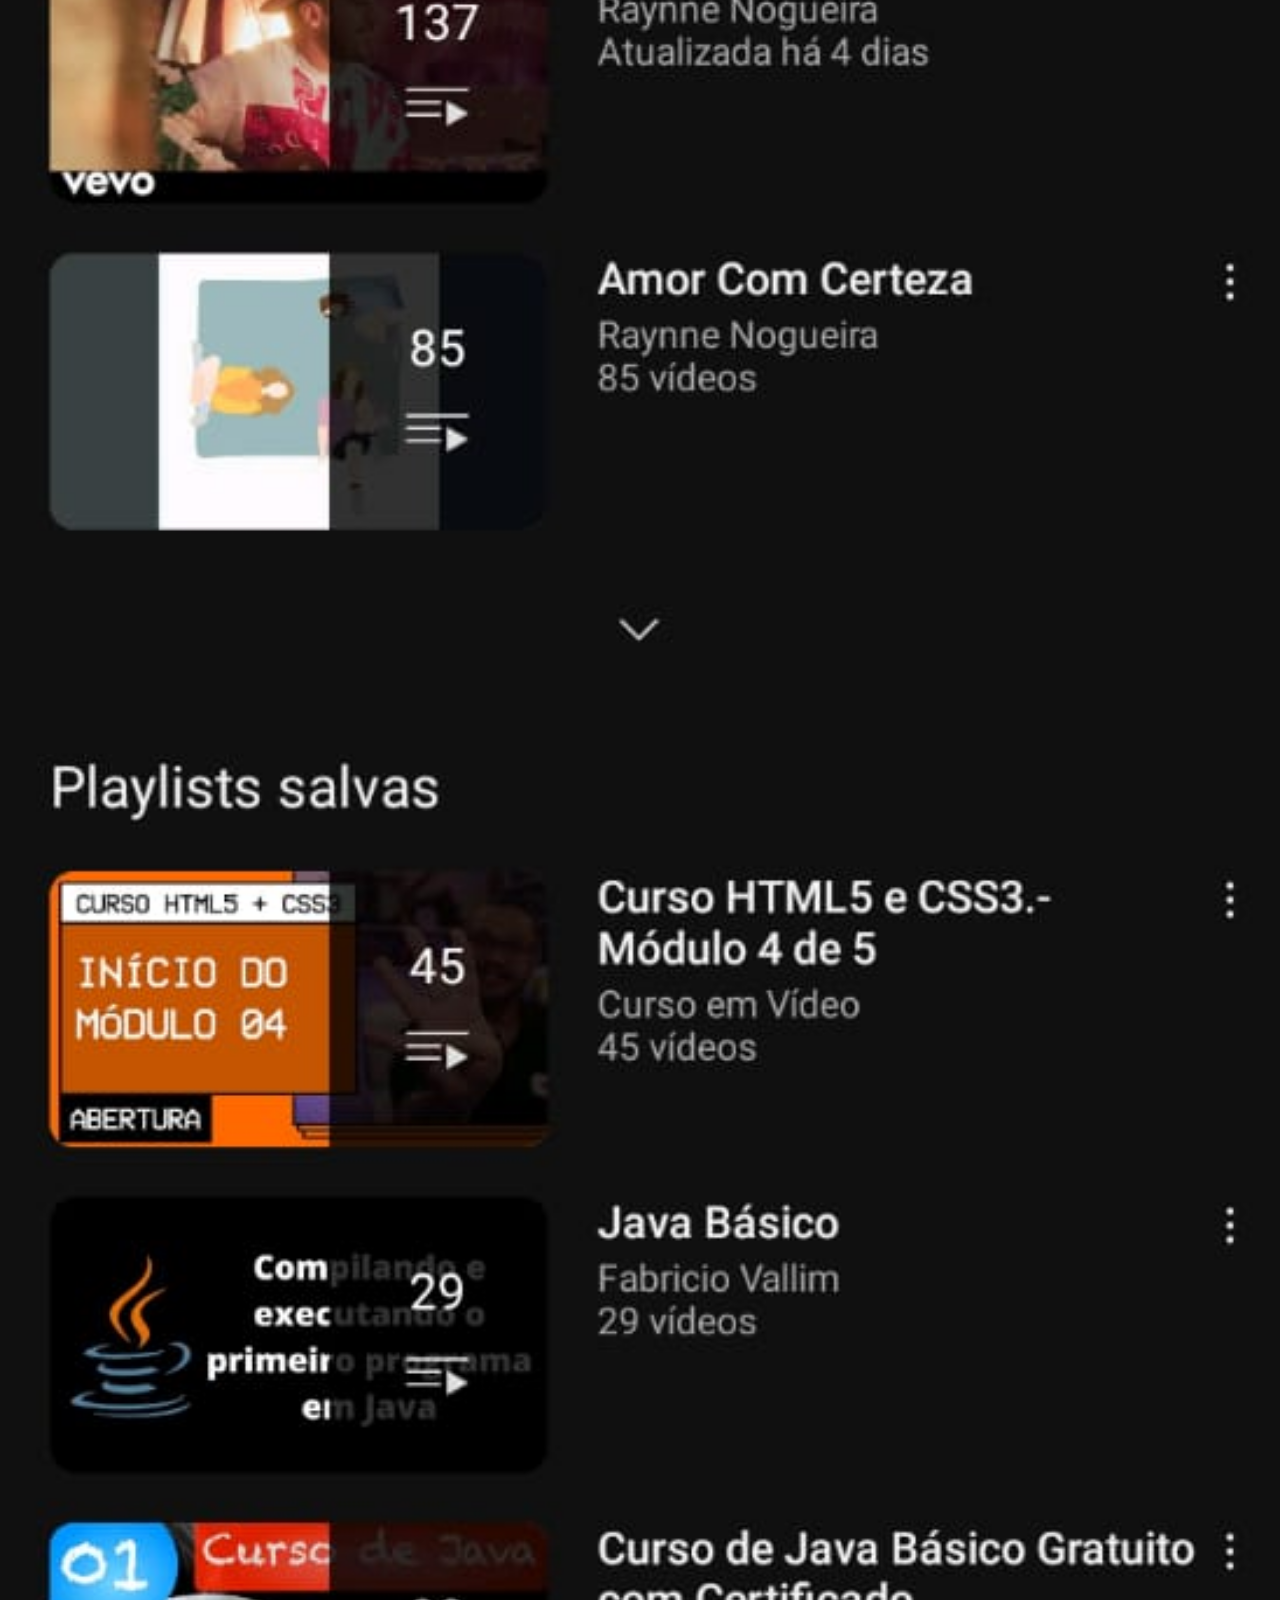
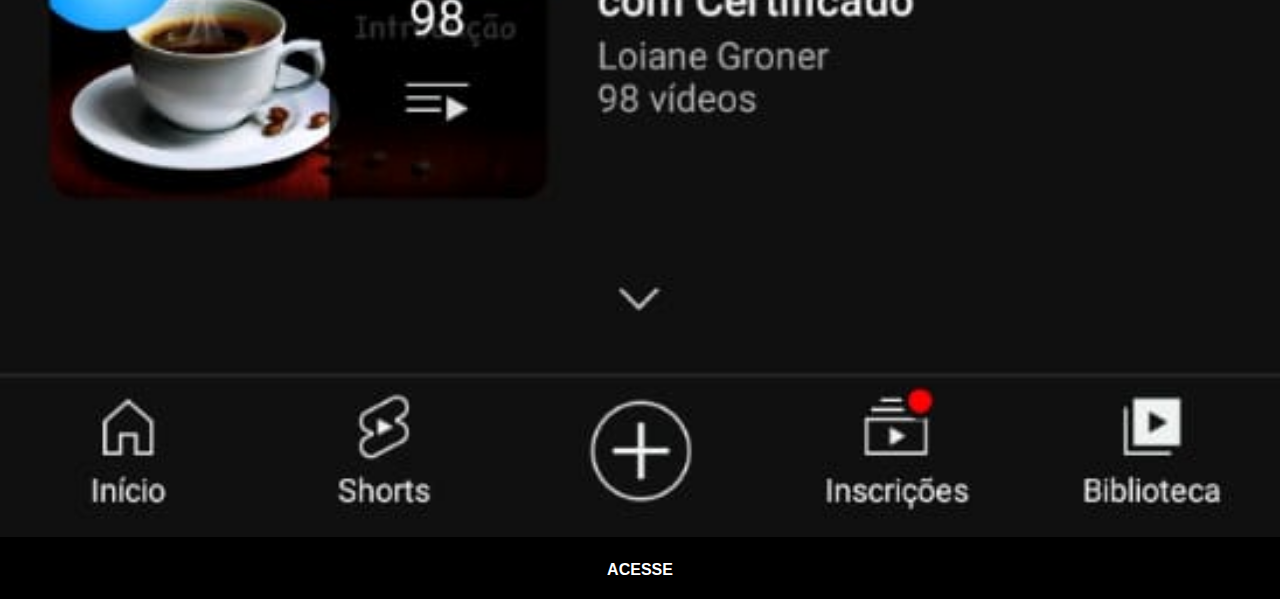
<file: youtube.html>
<!DOCTYPE html>
<html lang="pt-br">
<head>
    <meta charset="UTF-8">
    <meta http-equiv="X-UA-Compatible" content="IE=edge">
    <meta name="viewport" content="width=device-width, initial-scale=1.0">
    <title>Youtube</title>
    <link rel="stylesheet" href="styles/social.css">
</head>
<body>
    <img src="imagens/ray-youtube.jpeg" alt="Youtube">
    <a href="https://www.youtube.com/channel/UCGE9Sf7ZChxgfr9lU46VTiQ" target="_blank">ACESSE</a>
</body>
</html>
</file>
<file: styles/style.css>
@charset "UTF-8";

* {
    margin: 0px;
    padding: 0px;
    font-family: Arial, Helvetica, sans-serif;
}

html, body {
    height: 100vh;
    width: 100vw;
    background-color: black;
}

body {
    background: url('../imagens/fundo-de-madeira-.jpg') no-repeat top center;
    background-size: cover;
    background-attachment: fixed;
}

main {
    position: relative;
    height: 100vh;
}

section#telefone {
    position: absolute;
    top: 50%;
    left: 50%;
    transform: translate(-50%, -50%);

    height: 627px;
    width: 311px;
    background: url('../imagens/frame-iphone.png') no-repeat;
}

iframe#tela {
    position: relative;
    top: 80px;
    left: 22px;
    width: 267px;
    height: 478px;
}

section#redes-sociais {
    text-align: right;
}

section#redes-sociais img {
    width: 50px;
    margin: 10px;
    border-radius: 50%;
    box-shadow: 2px 2px 5px rgba(0,0,0,0.350);
    box-sizing: border-box;
}

section#redes-sociais img:hover {
    border: 2px solid rgba(255, 255, 255, 0.633);
    transform: translate(-2px, -2px);
    box-shadow: 5px 5px 10px rgba(0, 0, 0, 0.620);
    transition: transform .5s;
}
</file>
<file: styles/social.css>
@charset "UTF-8";


* {
    margin: 0;
    padding: 0;
    font-family: Arial, Helvetica, sans-serif;
    background-color: black;
}

::-webkit-scrollbar {
    width: 0;
    height: 0;
}

img {
    width: 100vw;
}

a {
    display: block;
    background-color: black;
    color: white;
    padding: 20px;
    text-align: center;
    font-weight: bolder;
    text-decoration: none;
}

a:hover {
    background-color: rgb(49, 49, 49);
}
</file>
